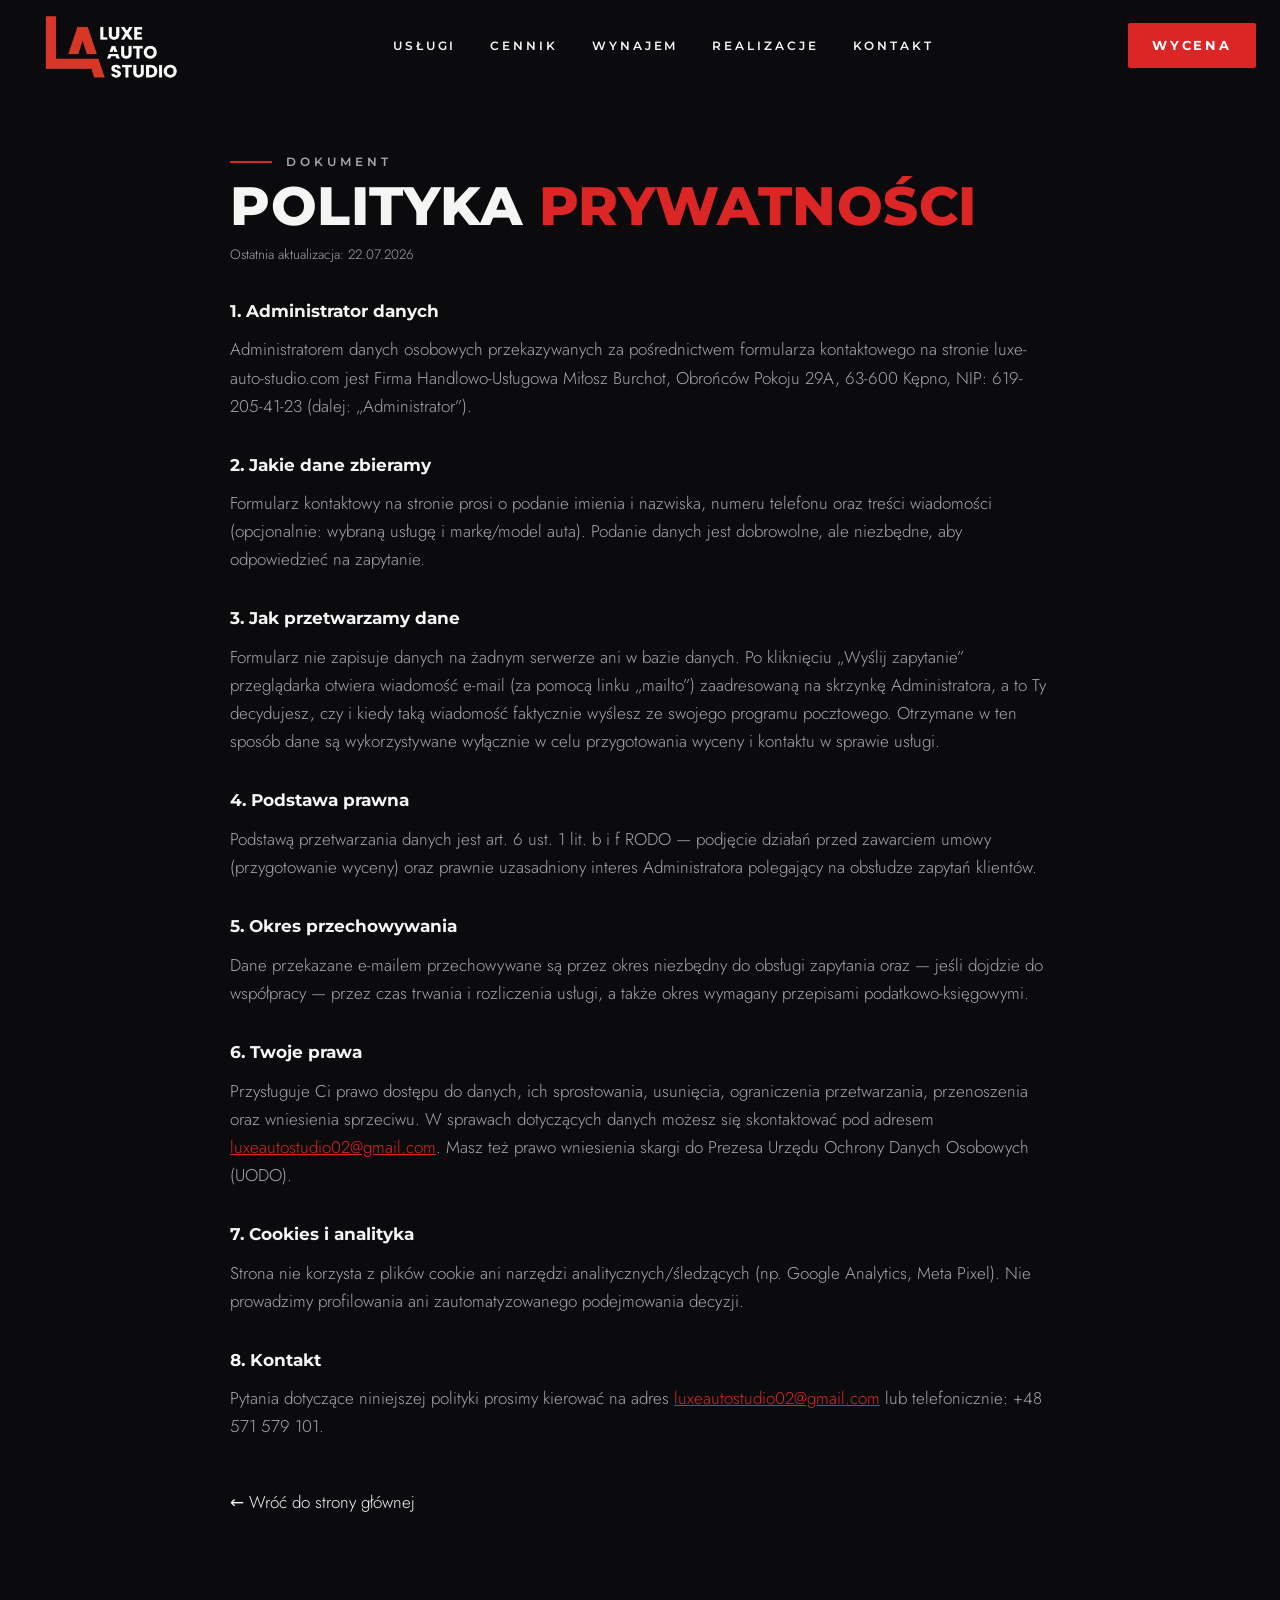
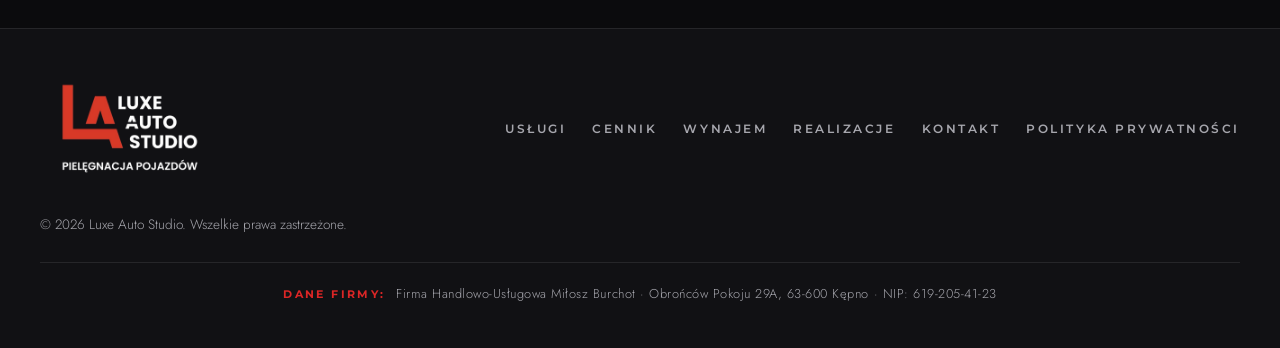
<file: privacy-policy.html>
<!DOCTYPE html>
<html lang="pl">
<head>
  <meta charset="UTF-8">
  <meta name="viewport" content="width=device-width, initial-scale=1.0">
  <title>Polityka prywatności — LUXE AUTO STUDIO</title>
  <meta name="description" content="Polityka prywatności LUXE AUTO STUDIO — jak przetwarzamy dane osobowe przekazane przez formularz kontaktowy.">
  <meta name="robots" content="noindex, follow">

  <link rel="canonical" href="https://luxe-auto-studio.com/privacy-policy.html">
  <link rel="icon" href="/favicon.ico" sizes="any">
  <link rel="icon" type="image/png" href="img/favicon.png">
  <link rel="apple-touch-icon" href="img/favicon.png">

  <link rel="preconnect" href="https://fonts.googleapis.com">
  <link rel="preconnect" href="https://fonts.gstatic.com" crossorigin>
  <link href="https://fonts.googleapis.com/css2?family=Montserrat:wght@500;600;700;800;900&family=Jost:wght@300;400;500;600&display=swap" rel="stylesheet">

  <link rel="stylesheet" href="css/style.css">
</head>
<body>

  <header class="nav" id="nav">
    <div class="nav__inner">
      <a href="index.html#hero" class="nav__logo" aria-label="Luxe Auto Studio — strona główna">
        <img class="nav__logo-img" src="img/logo-nav.png" alt="Luxe Auto Studio">
      </a>
      <nav class="nav__links" aria-label="Nawigacja główna">
        <a href="index.html#uslugi">Usługi</a>
        <a href="index.html#cennik">Cennik</a>
        <a href="index.html#wynajem">Wynajem</a>
        <a href="index.html#realizacje">Realizacje</a>
        <a href="index.html#kontakt">Kontakt</a>
      </nav>
      <div class="nav__right">
        <a href="index.html#kontakt" class="btn btn--red btn--sm nav__cta">Wycena</a>
      </div>
    </div>
  </header>

  <main id="main">
    <section class="section legal">
      <div class="container container--narrow">
        <p class="overline"><span class="overline__line"></span>DOKUMENT</p>
        <h1 class="h2">Polityka <em>prywatności</em></h1>

        <p class="legal__updated">Ostatnia aktualizacja: 22.07.2026</p>

        <h3>1. Administrator danych</h3>
        <p>Administratorem danych osobowych przekazywanych za pośrednictwem formularza kontaktowego na stronie luxe-auto-studio.com jest Firma Handlowo-Usługowa Miłosz Burchot, Obrońców Pokoju 29A, 63-600 Kępno, NIP: 619-205-41-23 (dalej: „Administrator”).</p>

        <h3>2. Jakie dane zbieramy</h3>
        <p>Formularz kontaktowy na stronie prosi o podanie imienia i nazwiska, numeru telefonu oraz treści wiadomości (opcjonalnie: wybraną usługę i markę/model auta). Podanie danych jest dobrowolne, ale niezbędne, aby odpowiedzieć na zapytanie.</p>

        <h3>3. Jak przetwarzamy dane</h3>
        <p>Formularz nie zapisuje danych na żadnym serwerze ani w bazie danych. Po kliknięciu „Wyślij zapytanie” przeglądarka otwiera wiadomość e-mail (za pomocą linku „mailto”) zaadresowaną na skrzynkę Administratora, a to Ty decydujesz, czy i kiedy taką wiadomość faktycznie wyślesz ze swojego programu pocztowego. Otrzymane w ten sposób dane są wykorzystywane wyłącznie w celu przygotowania wyceny i kontaktu w sprawie usługi.</p>

        <h3>4. Podstawa prawna</h3>
        <p>Podstawą przetwarzania danych jest art. 6 ust. 1 lit. b i f RODO — podjęcie działań przed zawarciem umowy (przygotowanie wyceny) oraz prawnie uzasadniony interes Administratora polegający na obsłudze zapytań klientów.</p>

        <h3>5. Okres przechowywania</h3>
        <p>Dane przekazane e-mailem przechowywane są przez okres niezbędny do obsługi zapytania oraz — jeśli dojdzie do współpracy — przez czas trwania i rozliczenia usługi, a także okres wymagany przepisami podatkowo-księgowymi.</p>

        <h3>6. Twoje prawa</h3>
        <p>Przysługuje Ci prawo dostępu do danych, ich sprostowania, usunięcia, ograniczenia przetwarzania, przenoszenia oraz wniesienia sprzeciwu. W sprawach dotyczących danych możesz się skontaktować pod adresem <a href="mailto:luxeautostudio02@gmail.com">luxeautostudio02@gmail.com</a>. Masz też prawo wniesienia skargi do Prezesa Urzędu Ochrony Danych Osobowych (UODO).</p>

        <h3>7. Cookies i analityka</h3>
        <p>Strona nie korzysta z plików cookie ani narzędzi analitycznych/śledzących (np. Google Analytics, Meta Pixel). Nie prowadzimy profilowania ani zautomatyzowanego podejmowania decyzji.</p>

        <h3>8. Kontakt</h3>
        <p>Pytania dotyczące niniejszej polityki prosimy kierować na adres <a href="mailto:luxeautostudio02@gmail.com">luxeautostudio02@gmail.com</a> lub telefonicznie: +48 571 579 101.</p>

        <p class="legal__back"><a href="index.html">← Wróć do strony głównej</a></p>
      </div>
    </section>
  </main>

  <footer class="footer">
    <div class="container footer__inner">
      <a href="index.html#hero" class="nav__logo"><img class="footer__logo-img" src="img/logo.png" alt="Luxe Auto Studio — pielęgnacja pojazdów"></a>
      <nav class="footer__links" aria-label="Nawigacja stopki">
        <a href="index.html#uslugi">Usługi</a>
        <a href="index.html#cennik">Cennik</a>
        <a href="index.html#wynajem">Wynajem</a>
        <a href="index.html#realizacje">Realizacje</a>
        <a href="index.html#kontakt">Kontakt</a>
        <a href="privacy-policy.html">Polityka prywatności</a>
      </nav>
      <p class="footer__copy">© <span id="year">2026</span> Luxe Auto Studio. Wszelkie prawa zastrzeżone.</p>
    </div>
    <div class="container footer__company">
      <p><span>Dane firmy:</span> Firma Handlowo-Usługowa Miłosz Burchot · Obrońców Pokoju 29A, 63-600 Kępno · NIP: 619-205-41-23</p>
    </div>
  </footer>

  <script>
    document.getElementById("year").textContent = new Date().getFullYear();
    const nav = document.getElementById("nav");
    window.addEventListener("scroll", () => {
      nav.classList.toggle("is-scrolled", window.scrollY > 40);
    }, { passive: true });
  </script>
</body>
</html>
</file>
<file: css/style.css>
/* ═══════════════════════════════════════════
   LUXE AUTO STUDIO — design system
   Paleta: czerń / biel / czerwień
   Typografia: Montserrat (nagłówki) + Jost (tekst)
   ═══════════════════════════════════════════ */

:root {
  --bg:        #0B0B0D;   /* near-black — nie czysta czerń (OLED smear) */
  --bg-2:      #111114;
  --surface:   #17171B;
  --surface-2: #1E1E23;
  --text:      #F5F5F4;
  --text-dim:  #A6A6AD;
  --red:       #DC2626;
  --red-hot:   #EF3B3B;
  --white:     #FFFFFF;
  --border:    rgba(255, 255, 255, 0.09);

  --light-bg:     #F7F7F5;
  --light-text:   #121214;
  --light-dim:    #5B5B63;
  --light-border: rgba(18, 18, 20, 0.1);

  --font-head: "Montserrat", system-ui, sans-serif;
  --font-body: "Jost", system-ui, sans-serif;

  --ease-out:  cubic-bezier(0.16, 1, 0.3, 1);   /* expo.out */
  --dur: 0.3s;

  --container: 1200px;
  --nav-h: 92px;
  --radius: 2px;
}

*, *::before, *::after { margin: 0; padding: 0; box-sizing: border-box; }

html { scroll-behavior: smooth; }

body {
  font-family: var(--font-body);
  font-weight: 300;
  font-size: 17px;
  line-height: 1.65;
  color: var(--text);
  background: var(--bg);
  -webkit-font-smoothing: antialiased;
  overflow-x: hidden;
}

img { max-width: 100%; display: block; }
a { color: inherit; text-decoration: none; }
button { font: inherit; background: none; border: none; cursor: pointer; color: inherit; }

.container { width: min(100% - 48px, var(--container)); margin-inline: auto; }
.container--narrow { max-width: 820px; }

.section { padding: clamp(80px, 12vh, 140px) 0; position: relative; }

/* ─── Sekcje jasne ─── */
.section--light {
  background: var(--light-bg);
  color: var(--light-text);
}
.section--light .overline { color: var(--red); }
.section--light .h2 { color: var(--light-text); }

/* ─── Typografia ─── */
.h2 {
  font-family: var(--font-head);
  font-weight: 800;
  font-size: clamp(2rem, 5vw, 3.4rem);
  line-height: 1.08;
  letter-spacing: 0.01em;
  text-transform: uppercase;
  margin-bottom: 28px;
}
.h2 em { font-style: normal; color: var(--red); }

.overline {
  display: flex;
  align-items: center;
  gap: 14px;
  font-family: var(--font-head);
  font-size: 0.78rem;
  font-weight: 600;
  letter-spacing: 0.32em;
  text-transform: uppercase;
  color: var(--text-dim);
  margin-bottom: 20px;
}
.overline__line { width: 42px; height: 2px; background: var(--red); flex-shrink: 0; }

/* ─── Przyciski ─── */
.btn {
  display: inline-flex;
  align-items: center;
  justify-content: center;
  gap: 10px;
  padding: 17px 34px;
  font-family: var(--font-head);
  font-size: 0.8rem;
  font-weight: 700;
  letter-spacing: 0.22em;
  text-transform: uppercase;
  border-radius: var(--radius);
  cursor: pointer;
  position: relative;
  overflow: hidden;
  transition: color var(--dur) var(--ease-out), background var(--dur) var(--ease-out),
              border-color var(--dur) var(--ease-out), transform var(--dur) var(--ease-out);
  will-change: transform;
}
.btn::after {                       /* wypełnienie wjeżdżające od dołu */
  content: "";
  position: absolute;
  inset: 0;
  background: var(--red);
  transform: translateY(101%);
  transition: transform 0.35s var(--ease-out);
  z-index: -1;
}
.btn:hover::after, .btn:focus-visible::after { transform: translateY(0); }

.btn--red { background: var(--red); color: #fff; }
.btn--red::after { background: #fff; }
.btn--red:hover, .btn--red:focus-visible { color: var(--red); }

.btn--white { background: #fff; color: #0B0B0D; }
.btn--white:hover, .btn--white:focus-visible { color: #fff; }

.btn--ghost { background: transparent; color: #fff; border: 1px solid rgba(255,255,255,0.35); }
.btn--ghost:hover, .btn--ghost:focus-visible { border-color: var(--red); color: #fff; }

.btn--sm { padding: 12px 24px; }
.btn--full { width: 100%; }

.btn:active { transform: scale(0.97); }

:focus-visible { outline: 2px solid var(--red); outline-offset: 3px; }

/* ═══════════ PRELOADER ═══════════ */
.preloader {
  position: fixed;
  inset: 0;
  z-index: 1000;
  background: var(--bg);
  display: flex;
  flex-direction: column;
  align-items: center;
  justify-content: center;
  gap: 26px;
  transition: opacity 0.5s var(--ease-out), visibility 0.5s;
}
.preloader.is-done { opacity: 0; visibility: hidden; }
.preloader__logo {
  font-family: var(--font-head);
  font-weight: 900;
  font-size: 1.6rem;
  letter-spacing: 0.14em;
}
.preloader__logo span { color: var(--red); font-weight: 500; margin-left: 6px; }
.preloader__logo-img {
  width: min(280px, 60vw);
}
.preloader__bar { width: 180px; height: 2px; background: rgba(255,255,255,0.12); overflow: hidden; }
.preloader__bar span {
  display: block; height: 100%; width: 100%;
  background: var(--red);
  transform: translateX(-100%);
  animation: load 0.9s var(--ease-out) forwards;
}
@keyframes load { to { transform: translateX(0); } }

/* ═══════════ NAV ═══════════ */
.nav {
  position: fixed;
  top: 0; left: 0; right: 0;
  z-index: 100;
  transition: background 0.35s ease, box-shadow 0.35s ease, transform 0.4s var(--ease-out);
}
.nav.is-scrolled {
  background: rgba(11, 11, 13, 0.82);
  backdrop-filter: blur(14px);
  -webkit-backdrop-filter: blur(14px);
  box-shadow: 0 1px 0 var(--border);
}
.nav.is-hidden { transform: translateY(-100%); }

.nav__inner {
  width: min(100% - 48px, 1320px);
  margin-inline: auto;
  height: var(--nav-h);
  display: flex;
  align-items: center;
  justify-content: space-between;
  gap: 24px;
}

.nav__logo {
  font-family: var(--font-head);
  font-weight: 900;
  font-size: 1.25rem;
  letter-spacing: 0.1em;
  line-height: 1;
  display: flex;
  flex-direction: column;
}
.nav__logo span { color: var(--red); font-weight: 500; }
.nav__logo em {
  font-family: var(--font-body);
  font-style: normal;
  font-weight: 400;
  font-size: 0.6rem;
  letter-spacing: 0.42em;
  text-transform: uppercase;
  color: var(--text-dim);
  margin-top: 5px;
}
.nav__logo-img {
  height: 74px;
  width: auto;
}
.footer__logo-img {
  width: 180px;
}

.nav__links { display: flex; gap: 34px; }
.nav__links a {
  font-family: var(--font-head);
  font-size: 0.76rem;
  font-weight: 600;
  letter-spacing: 0.24em;
  text-transform: uppercase;
  padding: 8px 0;
  position: relative;
}
.nav__links a::after {
  content: "";
  position: absolute;
  left: 0; bottom: 0;
  width: 100%; height: 2px;
  background: var(--red);
  transform: scaleX(0);
  transform-origin: right;
  transition: transform 0.3s var(--ease-out);
}
.nav__links a:hover::after, .nav__links a.is-active::after { transform: scaleX(1); transform-origin: left; }

.nav__right { display: flex; align-items: center; gap: 18px; }

.nav__burger {
  display: none;
  width: 44px; height: 44px;
  flex-direction: column;
  align-items: center;
  justify-content: center;
  gap: 7px;
}
.nav__burger span {
  width: 26px; height: 2px;
  background: #fff;
  transition: transform 0.3s var(--ease-out), opacity 0.3s;
}
.nav__burger.is-open span:nth-child(1) { transform: translateY(4.5px) rotate(45deg); }
.nav__burger.is-open span:nth-child(2) { transform: translateY(-4.5px) rotate(-45deg); }

/* Mobile menu */
.mobmenu {
  position: fixed;
  inset: 0;
  z-index: 90;
  background: var(--bg);
  display: flex;
  flex-direction: column;
  justify-content: center;
  gap: 48px;
  padding: 100px 32px 48px;
  clip-path: inset(0 0 100% 0);
  transition: clip-path 0.55s var(--ease-out);
}
.mobmenu.is-open { clip-path: inset(0 0 0 0); }
.mobmenu__links { display: flex; flex-direction: column; gap: 8px; }
.mobmenu__links a {
  font-family: var(--font-head);
  font-size: clamp(1.7rem, 7vw, 2.4rem);
  font-weight: 800;
  text-transform: uppercase;
  letter-spacing: 0.04em;
  padding: 10px 0;
  display: flex;
  align-items: baseline;
  gap: 16px;
  opacity: 0;
  transform: translateY(24px);
  transition: opacity 0.4s var(--ease-out), transform 0.4s var(--ease-out), color 0.25s;
}
.mobmenu.is-open .mobmenu__links a { opacity: 1; transform: translateY(0); }
.mobmenu__links a:hover { color: var(--red); }
.mobmenu__links a i {
  font-family: var(--font-body);
  font-style: normal;
  font-size: 0.8rem;
  color: var(--red);
  letter-spacing: 0.2em;
}
.mobmenu__cta { align-self: flex-start; }

/* ═══════════ HERO ═══════════ */
.hero {
  position: relative;
  min-height: 100dvh;
  display: flex;
  align-items: stretch;
  overflow: hidden;
}
.hero__slides { position: absolute; inset: 0; }

.hero__slide {
  position: absolute;
  inset: 0;
  display: flex;
  align-items: center;
  opacity: 0;
  visibility: hidden;
  transition: opacity 0.9s ease, visibility 0.9s;
}
.hero__slide.is-active { opacity: 1; visibility: visible; z-index: 2; }

.hero__bg {
  position: absolute;
  inset: 0;
  background-image:
    linear-gradient(100deg, rgba(8,8,10,0.92) 8%, rgba(8,8,10,0.55) 46%, rgba(8,8,10,0.25) 100%),
    var(--img);
  background-size: cover;
  background-position: center;
  transform: scale(1);
}
.hero__slide.is-active .hero__bg { animation: kenburns 7s ease-out forwards; }
@keyframes kenburns { from { transform: scale(1); } to { transform: scale(1.07); } }

.hero__content { position: relative; z-index: 3; padding-top: var(--nav-h); }

.hero__title {
  font-family: var(--font-head);
  font-weight: 900;
  font-size: clamp(2.8rem, 8.5vw, 6.4rem);
  line-height: 0.98;
  letter-spacing: 0.01em;
  text-transform: uppercase;
  margin-bottom: 26px;
}
.hero__title em { font-style: normal; color: var(--red); }
.hero__title .ch {                 /* znak po splicie */
  display: inline-block;
  will-change: transform, opacity;
}

.hero__lead {
  max-width: 520px;
  font-size: 1.08rem;
  color: rgba(245, 245, 244, 0.85);
  margin-bottom: 40px;
}

.hero__actions { display: flex; flex-wrap: wrap; gap: 16px; }

/* Hero nav: strzałki + licznik + progress */
.hero__nav {
  position: absolute;
  bottom: 44px;
  left: 50%;
  transform: translateX(-50%);
  z-index: 5;
  display: flex;
  align-items: center;
  justify-content: flex-end;
  gap: 18px;
}
.hero__arrow {
  width: 52px; height: 52px;
  border: 1px solid rgba(255,255,255,0.3);
  border-radius: 50%;
  display: grid;
  place-items: center;
  transition: background var(--dur), border-color var(--dur), transform var(--dur) var(--ease-out);
}
.hero__arrow:hover { background: var(--red); border-color: var(--red); transform: scale(1.06); }

.hero__counter {
  font-family: var(--font-head);
  font-weight: 600;
  font-size: 0.95rem;
  letter-spacing: 0.2em;
  display: flex;
  gap: 8px;
  font-variant-numeric: tabular-nums;
}
.hero__counter i { color: var(--red); font-style: normal; }
.hero__counter b { color: var(--text-dim); font-weight: 600; }

.hero__progress {
  width: 120px; height: 2px;
  background: rgba(255,255,255,0.18);
  overflow: hidden;
}
.hero__progress span {
  display: block;
  height: 100%;
  width: 100%;
  background: var(--red);
  transform: translateX(-100%);
}
.hero__progress span.is-running { animation: heroprog var(--slide-time, 6.5s) linear forwards; }
@keyframes heroprog { to { transform: translateX(0); } }

.hero__scroll {
  position: absolute;
  bottom: 44px;
  left: 24px;
  z-index: 5;
  width: 28px; height: 48px;
  border: 1.5px solid rgba(255,255,255,0.35);
  border-radius: 20px;
  display: flex;
  justify-content: center;
  padding-top: 9px;
}
.hero__scroll span {
  width: 3px; height: 9px;
  background: var(--red);
  border-radius: 2px;
  animation: scrollhint 1.8s ease-in-out infinite;
}
@keyframes scrollhint { 0%,100% { transform: translateY(0); opacity: 1; } 55% { transform: translateY(14px); opacity: 0; } }

/* ═══════════ MARQUEE ═══════════ */
.marquee {
  border-block: 1px solid var(--border);
  background: var(--bg-2);
  overflow: hidden;
  padding: 22px 0;
}
.marquee__track { display: flex; width: max-content; animation: marquee 30s linear infinite; }
.marquee__track span {
  font-family: var(--font-head);
  font-size: 0.9rem;
  font-weight: 600;
  letter-spacing: 0.3em;
  text-transform: uppercase;
  white-space: nowrap;
  color: var(--text-dim);
  padding-right: 12px;
}
.marquee__track i { color: var(--red); font-style: normal; margin: 0 18px; }
@keyframes marquee { to { transform: translateX(-50%); } }
.marquee:hover .marquee__track { animation-play-state: paused; }

/* ═══════════ ABOUT / STATS ═══════════ */
.about__grid {
  display: grid;
  grid-template-columns: 1.2fr 1fr;
  gap: clamp(48px, 7vw, 100px);
  align-items: center;
}
.about__text p { color: var(--text-dim); margin-bottom: 20px; max-width: 54ch; }
.about__text .btn { margin-top: 16px; }

.about__stats {
  display: grid;
  grid-template-columns: 1fr 1fr;
  gap: 1px;
  background: var(--border);
  border: 1px solid var(--border);
}
.stat {
  background: var(--bg);
  padding: 40px 28px;
  display: flex;
  flex-direction: column;
  gap: 8px;
  transition: background var(--dur);
}
.stat:hover { background: var(--surface); }
.stat__num {
  font-family: var(--font-head);
  font-weight: 800;
  font-size: clamp(2.2rem, 4vw, 3rem);
  color: var(--red);
  font-variant-numeric: tabular-nums;
  line-height: 1;
}
.stat span { font-size: 0.85rem; letter-spacing: 0.14em; text-transform: uppercase; color: var(--text-dim); }

/* ═══════════ SERVICES ═══════════ */
.services { background: var(--bg-2); }

.services__tabs {
  display: flex;
  flex-wrap: wrap;
  gap: 10px;
  margin: 36px 0 44px;
}
.services__tab {
  padding: 12px 26px;
  font-family: var(--font-head);
  font-size: 0.76rem;
  font-weight: 600;
  letter-spacing: 0.2em;
  text-transform: uppercase;
  border: 1px solid var(--border);
  border-radius: 40px;
  color: var(--text-dim);
  transition: all var(--dur) var(--ease-out);
  min-height: 44px;
}
.services__tab:hover { border-color: rgba(255,255,255,0.35); color: var(--text); }
.services__tab.is-active { background: var(--red); border-color: var(--red); color: #fff; }

.services__grid {
  display: grid;
  grid-template-columns: repeat(auto-fill, minmax(270px, 1fr));
  gap: 20px;
}

.scard {
  background: var(--surface);
  border: 1px solid var(--border);
  padding: 34px 30px 28px;
  display: flex;
  flex-direction: column;
  gap: 14px;
  position: relative;
  overflow: hidden;
  transition: transform 0.35s var(--ease-out), border-color 0.35s, background 0.35s, opacity 0.3s;
  will-change: transform;
  cursor: pointer;
}
.scard:focus-visible { outline: 2px solid var(--red); outline-offset: 3px; }
.scard::before {                    /* czerwona linia u góry */
  content: "";
  position: absolute;
  top: 0; left: 0;
  width: 100%; height: 3px;
  background: var(--red);
  transform: scaleX(0);
  transform-origin: left;
  transition: transform 0.4s var(--ease-out);
}
.scard:hover { transform: translateY(-6px); border-color: var(--red); background: #201316; }
.scard:hover::before { transform: scaleX(1); }
.scard.is-hidden { display: none; }

.scard__head { display: flex; align-items: center; justify-content: space-between; }
.scard__cat {
  font-family: var(--font-head);
  font-size: 0.66rem;
  font-weight: 700;
  letter-spacing: 0.26em;
  text-transform: uppercase;
  color: var(--red);
}
.scard__icon { width: 34px; height: 34px; color: var(--text-dim); transition: color var(--dur), transform 0.35s var(--ease-out); }
.scard:hover .scard__icon { color: var(--red); transform: scale(1.12); }
.scard:hover h3 { color: var(--red); }

.scard h3 {
  font-family: var(--font-head);
  font-size: 1.18rem;
  font-weight: 700;
  text-transform: uppercase;
  letter-spacing: 0.03em;
  line-height: 1.25;
  transition: color var(--dur) var(--ease-out);
}
.scard p { font-size: 0.95rem; color: var(--text-dim); flex-grow: 1; }

.scard__foot {
  display: flex;
  align-items: center;
  justify-content: space-between;
  padding-top: 18px;
  border-top: 1px solid var(--border);
}
.scard__foot b {
  font-family: var(--font-head);
  font-size: 1.05rem;
  font-weight: 800;
  color: #fff;
  font-variant-numeric: tabular-nums;
}
/* ─── Promo: systemy antykradzieżowe ─── */
.services__promo {
  margin-top: 56px;
  display: grid;
  grid-template-columns: minmax(220px, 340px) 1fr;
  gap: clamp(28px, 5vw, 64px);
  align-items: center;
  border: 1px solid var(--border);
  background: var(--surface);
  padding: clamp(24px, 4vw, 44px);
}
.services__promo-media img {
  width: 100%;
  border: 1px solid var(--border);
}
.services__promo-body h3 {
  font-family: var(--font-head);
  font-weight: 800;
  font-size: clamp(1.4rem, 3vw, 2rem);
  text-transform: uppercase;
  line-height: 1.15;
  margin-bottom: 16px;
}
.services__promo-body h3 em { font-style: normal; color: var(--red); }
.services__promo-body p:not(.overline) { color: var(--text-dim); max-width: 52ch; margin-bottom: 26px; }

/* ─── Pasek partnerów ─── */
.partners {
  margin-top: 40px;
  text-align: center;
  font-family: var(--font-head);
  font-size: 0.82rem;
  font-weight: 600;
  letter-spacing: 0.28em;
  text-transform: uppercase;
  color: var(--text-dim);
}
.partners span { color: var(--red); margin-right: 10px; }
.partners i { color: var(--red); font-style: normal; margin: 0 14px; }

/* ═══════════ PRICING ═══════════ */
.pricing__note { color: var(--light-dim); max-width: 60ch; margin-bottom: 44px; }

.pricing__table { border: 1px solid var(--light-border); }
.prow {
  display: grid;
  grid-template-columns: 2fr 1fr auto;
  gap: 20px;
  align-items: center;
  padding: 20px 28px;
  border-bottom: 1px solid var(--light-border);
  transition: background var(--dur), padding-left var(--dur) var(--ease-out);
}
.prow:last-child { border-bottom: none; }
.prow:not(.prow--head):hover { background: #fff; padding-left: 36px; }
.prow--head {
  font-family: var(--font-head);
  font-size: 0.7rem;
  font-weight: 700;
  letter-spacing: 0.26em;
  text-transform: uppercase;
  color: var(--light-dim);
  background: rgba(18,18,20,0.03);
}
.prow span:first-child { font-family: var(--font-head); font-weight: 600; font-size: 1rem; }
.prow span:nth-child(2) { font-size: 0.85rem; letter-spacing: 0.12em; text-transform: uppercase; color: var(--light-dim); }
.prow b {
  font-family: var(--font-head);
  font-weight: 800;
  font-size: 1.05rem;
  color: var(--red);
  font-variant-numeric: tabular-nums;
  white-space: nowrap;
}
.pricing__cta { margin-top: 44px; text-align: center; }

/* ═══════════ WYNAJEM ═══════════ */
.rental {
  background:
    radial-gradient(ellipse 55% 45% at 12% 8%, rgba(220,38,38,0.07), transparent),
    var(--bg);
}
.rental__note { color: var(--text-dim); max-width: 62ch; margin-bottom: 48px; }

.rental__grid {
  display: grid;
  grid-template-columns: repeat(3, 1fr);
  gap: 20px;
}

.rcard {
  background: var(--surface);
  border: 1px solid var(--border);
  display: flex;
  flex-direction: column;
  position: relative;
  overflow: hidden;
  transition: transform 0.35s var(--ease-out), border-color 0.35s, background 0.35s;
  will-change: transform;
}
.rcard::before {                    /* czerwona linia u góry — jak .scard */
  content: "";
  position: absolute;
  top: 0; left: 0;
  width: 100%; height: 3px;
  background: var(--red);
  transform: scaleX(0);
  transform-origin: left;
  transition: transform 0.4s var(--ease-out);
  z-index: 2;
}
.rcard:hover { transform: translateY(-6px); border-color: rgba(255,255,255,0.2); background: var(--surface-2); }
.rcard:hover::before { transform: scaleX(1); }

.rcard__media {
  position: relative;
  aspect-ratio: 3 / 2;
  overflow: hidden;
}
.rcard__media img {
  width: 100%; height: 100%;
  object-fit: cover;
  transition: transform 0.6s var(--ease-out);
  will-change: transform;
}
.rcard:hover .rcard__media img { transform: scale(1.06); }

.rcard__badge {
  position: absolute;
  top: 14px; left: 14px;
  z-index: 2;
  background: var(--red);
  color: #fff;
  font-family: var(--font-head);
  font-size: 0.64rem;
  font-weight: 700;
  letter-spacing: 0.26em;
  text-transform: uppercase;
  padding: 7px 14px;
}

.rcard__body {
  padding: 24px 24px 22px;
  display: flex;
  flex-direction: column;
  gap: 16px;
  flex-grow: 1;
}
.rcard__body h3 {
  font-family: var(--font-head);
  font-size: 1.15rem;
  font-weight: 700;
  text-transform: uppercase;
  letter-spacing: 0.03em;
}

.rcard__specs {
  list-style: none;
  display: flex;
  flex-direction: column;
  gap: 9px;
  flex-grow: 1;
}
.rcard__specs li {
  display: flex;
  align-items: center;
  gap: 10px;
  font-size: 0.92rem;
  color: var(--text-dim);
}
.rcard__specs svg { color: var(--red); flex-shrink: 0; }

.rcard__foot {
  display: flex;
  align-items: center;
  justify-content: space-between;
  gap: 14px;
  padding-top: 16px;
  border-top: 1px solid var(--border);
}
.rcard__price {
  font-family: var(--font-head);
  font-size: 1.35rem;
  font-weight: 800;
  color: #fff;
  font-variant-numeric: tabular-nums;
  white-space: nowrap;
}
.rcard__price span {
  font-size: 0.78rem;
  font-weight: 600;
  color: var(--text-dim);
  letter-spacing: 0.06em;
}

.rental__legal {
  margin-top: 40px;
  font-size: 0.88rem;
  color: var(--text-dim);
  max-width: 70ch;
}

/* ═══════════ GALLERY ═══════════ */
.gallery { background: var(--bg-2); }
.gallery__grid {
  display: grid;
  grid-template-columns: repeat(3, 1fr);
  gap: 18px;
  margin-top: 48px;
}
.gitem {
  position: relative;
  overflow: hidden;
  aspect-ratio: 4 / 3;
  border: 1px solid var(--border);
}
.gitem img {
  width: 100%; height: 100%;
  object-fit: cover;
  transition: transform 0.6s var(--ease-out), filter 0.6s;
  will-change: transform;
}
.gitem img.gitem__img--contain {
  object-fit: contain;
  background: var(--bg);
}
.gitem:hover img { transform: scale(1.06); filter: brightness(0.7); }

.gitem--carousel img {
  position: absolute;
  inset: 0;
  opacity: 0;
  pointer-events: none;
  transition: transform 0.6s var(--ease-out), filter 0.6s, opacity 0.35s var(--ease-out);
}
.gitem--carousel img.is-active { opacity: 1; pointer-events: auto; }
.gitem__arrow {
  position: absolute;
  top: 50%;
  transform: translateY(-50%);
  width: 38px; height: 38px;
  display: grid;
  place-items: center;
  background: rgba(8,8,10,0.55);
  border: 1px solid rgba(255,255,255,0.25);
  border-radius: 50%;
  color: #fff;
  opacity: 0;
  transition: opacity 0.3s, background 0.2s;
  z-index: 3;
}
.gitem:hover .gitem__arrow { opacity: 1; }
.gitem__arrow:hover { background: var(--red); border-color: var(--red); }
.gitem__arrow--prev { left: 12px; }
.gitem__arrow--next { right: 12px; }
.gitem__dots {
  position: absolute;
  bottom: 14px;
  left: 50%;
  transform: translateX(-50%);
  display: flex;
  gap: 6px;
  z-index: 3;
}
.gitem__dots span {
  width: 6px; height: 6px;
  border-radius: 50%;
  background: rgba(255,255,255,0.4);
  transition: background 0.2s, transform 0.2s;
}
.gitem__dots span.is-active { background: var(--red); transform: scale(1.3); }

.gitem figcaption {
  position: absolute;
  inset: auto 0 0 0;
  padding: 22px;
  background: linear-gradient(to top, rgba(8,8,10,0.85), transparent);
  transform: translateY(12px);
  opacity: 0;
  transition: transform 0.4s var(--ease-out), opacity 0.4s;
}
.gitem:hover figcaption { transform: translateY(0); opacity: 1; }
.gitem figcaption span {
  font-family: var(--font-head);
  font-size: 0.75rem;
  font-weight: 700;
  letter-spacing: 0.26em;
  text-transform: uppercase;
  color: #fff;
  border-left: 3px solid var(--red);
  padding-left: 12px;
}

/* ═══════════ PROCESS ═══════════ */
.process__steps {
  list-style: none;
  display: grid;
  grid-template-columns: repeat(4, 1fr);
  gap: 20px;
  margin-top: 48px;
  counter-reset: step;
}
.pstep {
  border: 1px solid var(--border);
  padding: 36px 28px;
  position: relative;
  background: var(--bg);
  transition: border-color var(--dur), transform 0.35s var(--ease-out);
}
.pstep:hover { border-color: var(--red); transform: translateY(-6px); }
.pstep b {
  font-family: var(--font-head);
  font-size: 3rem;
  font-weight: 900;
  color: transparent;
  -webkit-text-stroke: 1.5px rgba(220,38,38,0.75);
  line-height: 1;
  display: block;
  margin-bottom: 20px;
}
.pstep h3 {
  font-family: var(--font-head);
  font-size: 1.05rem;
  font-weight: 700;
  text-transform: uppercase;
  letter-spacing: 0.05em;
  margin-bottom: 12px;
}
.pstep p { font-size: 0.92rem; color: var(--text-dim); }

/* ═══════════ FAQ ═══════════ */
.faq__list { margin-top: 44px; display: flex; flex-direction: column; gap: 14px; }

.fitem {
  border: 1px solid var(--light-border);
  background: #fff;
  transition: border-color var(--dur);
}
.fitem[open] { border-color: var(--red); }
.fitem summary {
  list-style: none;
  display: flex;
  align-items: center;
  justify-content: space-between;
  gap: 20px;
  padding: 22px 26px;
  font-family: var(--font-head);
  font-weight: 600;
  font-size: 1rem;
  cursor: pointer;
  min-height: 44px;
}
.fitem summary::-webkit-details-marker { display: none; }
.fitem__plus {
  position: relative;
  width: 18px; height: 18px;
  flex-shrink: 0;
}
.fitem__plus::before, .fitem__plus::after {
  content: "";
  position: absolute;
  inset: 0;
  margin: auto;
  background: var(--red);
  transition: transform 0.35s var(--ease-out);
}
.fitem__plus::before { width: 18px; height: 2px; }
.fitem__plus::after { width: 2px; height: 18px; }
.fitem[open] .fitem__plus::after { transform: rotate(90deg); }
.fitem p {
  padding: 0 26px 24px;
  color: var(--light-dim);
  max-width: 65ch;
}

/* ═══════════ CONTACT ═══════════ */
.contact {
  background:
    radial-gradient(ellipse 60% 50% at 85% 10%, rgba(220,38,38,0.08), transparent),
    var(--bg);
}
.contact__grid {
  display: grid;
  grid-template-columns: 1fr 1fr;
  gap: clamp(48px, 7vw, 100px);
  align-items: start;
}
.contact__info > p { color: var(--text-dim); max-width: 46ch; }

.contact__list { list-style: none; margin: 36px 0; display: flex; flex-direction: column; gap: 18px; }
.contact__list li { display: flex; align-items: center; gap: 16px; font-size: 1.02rem; }
.contact__list svg { color: var(--red); flex-shrink: 0; }
.contact__list a { border-bottom: 1px solid transparent; transition: border-color var(--dur); }
.contact__list a:hover { border-color: var(--red); }

.contact__social { display: flex; gap: 12px; }
.contact__social a {
  width: 46px; height: 46px;
  display: grid;
  place-items: center;
  border: 1px solid var(--border);
  border-radius: 50%;
  color: var(--text-dim);
  transition: all var(--dur) var(--ease-out);
}
.contact__social a:hover { background: var(--red); border-color: var(--red); color: #fff; transform: translateY(-3px); }

.contact__form {
  background: var(--surface);
  border: 1px solid var(--border);
  padding: clamp(28px, 4vw, 44px);
  display: flex;
  flex-direction: column;
  gap: 22px;
}
.field { display: flex; flex-direction: column; gap: 8px; }
.field label {
  font-family: var(--font-head);
  font-size: 0.72rem;
  font-weight: 700;
  letter-spacing: 0.22em;
  text-transform: uppercase;
  color: var(--text-dim);
}
.field label i { color: var(--red); font-style: normal; }
.field input, .field select, .field textarea {
  font-family: var(--font-body);
  font-size: 1rem;
  font-weight: 300;
  color: var(--text);
  background: var(--bg);
  border: 1px solid var(--border);
  border-radius: var(--radius);
  padding: 14px 16px;
  min-height: 44px;
  transition: border-color var(--dur);
  width: 100%;
}
.field textarea { resize: vertical; }
.field input:focus, .field select:focus, .field textarea:focus {
  outline: none;
  border-color: var(--red);
}
.field input::placeholder, .field textarea::placeholder { color: rgba(166,166,173,0.5); }
.field select { appearance: none; background-image: url("data:image/svg+xml,%3Csvg xmlns='http://www.w3.org/2000/svg' width='14' height='14' viewBox='0 0 24 24' fill='none' stroke='%23A6A6AD' stroke-width='2'%3E%3Cpath d='M6 9l6 6 6-6'/%3E%3C/svg%3E"); background-repeat: no-repeat; background-position: right 16px center; }

.field__error {
  display: none;
  font-size: 0.85rem;
  color: var(--red-hot);
}
.field.has-error input { border-color: var(--red); }
.field.has-error .field__error { display: block; }

.contact__form-ok { color: #4ADE80; font-size: 0.95rem; }

/* ═══════════ FOOTER ═══════════ */
.footer {
  border-top: 1px solid var(--border);
  padding: 44px 0;
  background: var(--bg-2);
}
.footer__inner {
  display: flex;
  align-items: center;
  justify-content: space-between;
  gap: 28px;
  flex-wrap: wrap;
}
.footer__links { display: flex; gap: 26px; }
.footer__links a {
  font-family: var(--font-head);
  font-size: 0.72rem;
  font-weight: 600;
  letter-spacing: 0.22em;
  text-transform: uppercase;
  color: var(--text-dim);
  transition: color var(--dur);
}
.footer__links a:hover { color: var(--red); }
.footer__copy { font-size: 0.85rem; color: var(--text-dim); }

.footer__company {
  margin-top: 26px;
  padding-top: 20px;
  border-top: 1px solid var(--border);
  text-align: center;
}
.footer__company p {
  font-size: 0.8rem;
  color: var(--text-dim);
  letter-spacing: 0.04em;
}
.footer__company span {
  font-family: var(--font-head);
  font-size: 0.68rem;
  font-weight: 700;
  letter-spacing: 0.22em;
  text-transform: uppercase;
  color: var(--red);
  margin-right: 6px;
}

/* ═══════════ PANEL SZCZEGÓŁÓW USŁUGI ═══════════ */
.svmodal {
  position: fixed;
  inset: 0;
  z-index: 1100;
  display: flex;
  align-items: center;
  justify-content: center;
  padding: 24px;
  visibility: hidden;
  opacity: 0;
  transition: opacity 0.3s var(--ease-out), visibility 0.3s;
}
.svmodal.is-open { visibility: visible; opacity: 1; }

.svmodal__backdrop {
  position: absolute;
  inset: 0;
  background: rgba(8, 8, 10, 0.75);
  backdrop-filter: blur(6px);
  -webkit-backdrop-filter: blur(6px);
}

.svmodal__panel {
  position: relative;
  width: min(100%, 640px);
  max-height: min(88vh, 820px);
  background: var(--surface);
  border: 1px solid var(--border);
  transform: translateY(24px) scale(0.98);
  transition: transform 0.35s var(--ease-out);
}
.svmodal.is-open .svmodal__panel { transform: translateY(0) scale(1); }

.svmodal__scroll {
  height: 100%;
  max-height: min(88vh, 820px);
  overflow-y: auto;
  padding: clamp(28px, 5vw, 48px);
}

.svmodal__close {
  position: absolute;
  top: 16px; right: 16px;
  z-index: 2;
  width: 44px; height: 44px;
  display: grid;
  place-items: center;
  background: var(--bg);
  border: 1px solid var(--border);
  border-radius: 50%;
  color: var(--text);
  transition: background var(--dur), border-color var(--dur), transform var(--dur) var(--ease-out);
}
.svmodal__close:hover { background: var(--red); border-color: var(--red); transform: rotate(90deg); }

.svmodal__title {
  font-family: var(--font-head);
  font-weight: 800;
  font-size: clamp(1.6rem, 4vw, 2.2rem);
  text-transform: uppercase;
  line-height: 1.08;
  margin-bottom: 16px;
}

.svmodal__lead { color: var(--text-dim); max-width: 60ch; margin-bottom: 32px; }

.svmodal__why {
  display: grid;
  grid-template-columns: 150px 1fr;
  gap: 28px;
  align-items: start;
  padding: 24px 0;
  border-top: 1px solid var(--border);
  border-bottom: 1px solid var(--border);
  margin-bottom: 28px;
}
.svmodal__badge {
  display: flex;
  flex-direction: column;
  align-items: center;
  justify-content: center;
  gap: 2px;
  aspect-ratio: 1;
  border: 1.5px solid var(--red);
  border-radius: 50%;
  text-align: center;
  padding: 10px;
}
.svmodal__badge span {
  font-family: var(--font-head);
  font-size: 0.56rem;
  font-weight: 700;
  letter-spacing: 0.12em;
  color: var(--text-dim);
}
.svmodal__badge b {
  font-family: var(--font-head);
  font-size: 1.8rem;
  font-weight: 800;
  color: var(--red);
  line-height: 1;
}
.svmodal__whytext h3 {
  font-family: var(--font-head);
  font-size: 1rem;
  font-weight: 700;
  text-transform: uppercase;
  letter-spacing: 0.03em;
  margin-bottom: 14px;
}
.svmodal__list { list-style: none; display: flex; flex-direction: column; gap: 10px; }
.svmodal__list li {
  position: relative;
  padding-left: 26px;
  font-size: 0.95rem;
  color: var(--text-dim);
}
.svmodal__list li::before {
  content: "";
  position: absolute;
  left: 0; top: 0.5em;
  width: 14px; height: 8px;
  border-left: 2px solid var(--red);
  border-bottom: 2px solid var(--red);
  transform: rotate(-45deg);
}

.svmodal__block { margin-bottom: 28px; }
.svmodal__block h3 {
  font-family: var(--font-head);
  font-size: 1rem;
  font-weight: 700;
  text-transform: uppercase;
  letter-spacing: 0.03em;
  margin-bottom: 12px;
}
.svmodal__block p { color: var(--text-dim); }

.svmodal__meta {
  display: grid;
  grid-template-columns: 1fr 1fr;
  gap: 16px;
  background: var(--bg);
  border: 1px solid var(--border);
  padding: 20px 24px;
  margin-bottom: 28px;
}
.svmodal__meta[hidden] { display: none; }
.svmodal__meta > div:first-child { border-right: 1px solid var(--border); padding-right: 16px; }
.svmodal__meta span {
  display: block;
  font-family: var(--font-head);
  font-size: 0.68rem;
  font-weight: 700;
  letter-spacing: 0.2em;
  text-transform: uppercase;
  color: var(--text-dim);
  margin-bottom: 6px;
}
.svmodal__meta b {
  display: block;
  font-family: var(--font-head);
  font-size: 1.3rem;
  font-weight: 800;
  color: var(--red);
}
.svmodal__meta small { color: var(--text-dim); font-size: 0.76rem; }

.svmodal__steps { list-style: none; counter-reset: sv; display: flex; flex-direction: column; gap: 18px; }
.svmodal__steps li {
  counter-increment: sv;
  position: relative;
  padding-left: 40px;
}
.svmodal__steps li::before {
  content: counter(sv);
  position: absolute;
  left: 0; top: 0;
  width: 28px; height: 28px;
  display: grid;
  place-items: center;
  font-family: var(--font-head);
  font-weight: 800;
  font-size: 0.85rem;
  color: var(--red);
  border: 1.5px solid var(--red);
  border-radius: 50%;
}
.svmodal__steps b { display: block; font-family: var(--font-head); font-size: 0.95rem; text-transform: uppercase; margin-bottom: 4px; }
.svmodal__steps p { color: var(--text-dim); font-size: 0.92rem; }

/* ─── Pakiety (PPF) + diagram auta ─── */
.svpkg { margin-bottom: 28px; }
.svpkg > h3 {
  font-family: var(--font-head);
  font-size: 1rem;
  font-weight: 700;
  text-transform: uppercase;
  letter-spacing: 0.03em;
  margin-bottom: 14px;
}
.svpkg__tabs { display: flex; flex-wrap: wrap; gap: 8px; margin-bottom: 20px; }
.svpkg__tab {
  padding: 10px 18px;
  font-family: var(--font-head);
  font-size: 0.72rem;
  font-weight: 700;
  letter-spacing: 0.16em;
  text-transform: uppercase;
  border: 1px solid var(--border);
  border-radius: 40px;
  color: var(--text-dim);
  min-height: 40px;
  transition: all var(--dur) var(--ease-out);
}
.svpkg__tab:hover { border-color: rgba(255,255,255,0.35); color: var(--text); }
.svpkg__tab.is-active { background: var(--red); border-color: var(--red); color: #fff; }

.svpkg__grid {
  display: grid;
  grid-template-columns: 180px 1fr;
  gap: 28px;
  align-items: start;
  margin-bottom: 24px;
}
.svpkg__grid--no-car { grid-template-columns: 1fr; }
.svpkg__grid--no-car .svcar { display: none; }
.svcar { display: flex; flex-direction: column; align-items: center; gap: 10px; }
.svcar svg { width: 100%; max-width: 180px; height: auto; }
.svcar__base { fill: var(--bg); stroke: none; }
.svcar__outline { fill: none; stroke: var(--border); stroke-width: 2; pointer-events: none; }
.svcar__zone { fill: var(--surface-2); stroke: var(--bg); stroke-width: 1.5; transition: fill 0.3s var(--ease-out); }
.svcar__zone.is-active { fill: var(--red); }
.svcar__hint { font-size: 0.72rem; color: var(--text-dim); text-align: center; max-width: 160px; }

.svpkg__info h4 {
  font-family: var(--font-head);
  font-size: 1.1rem;
  font-weight: 800;
  text-transform: uppercase;
  margin-bottom: 10px;
}
.svpkg__info > p { color: var(--text-dim); font-size: 0.92rem; margin-bottom: 16px; }
.svpkg__inlabel {
  font-family: var(--font-head);
  font-size: 0.7rem;
  font-weight: 700;
  letter-spacing: 0.16em;
  text-transform: uppercase;
  color: var(--red);
  margin-bottom: 10px;
}
.svpkg__priceRow {
  display: flex;
  gap: 24px;
  margin-top: 18px;
  padding-top: 16px;
  border-top: 1px solid var(--border);
}
.svpkg__priceRow span {
  display: block;
  font-family: var(--font-head);
  font-size: 0.66rem;
  font-weight: 700;
  letter-spacing: 0.18em;
  text-transform: uppercase;
  color: var(--text-dim);
  margin-bottom: 4px;
}
.svpkg__priceRow b { font-family: var(--font-head); font-size: 1.15rem; font-weight: 800; color: var(--red); }
.svpkg__info > small { color: var(--text-dim); font-size: 0.76rem; }

.svpkg__addons {
  background: var(--bg);
  border: 1px solid var(--border);
  padding: 20px 22px;
}
.svpkg__addons h4 {
  font-family: var(--font-head);
  font-size: 0.85rem;
  font-weight: 700;
  text-transform: uppercase;
  letter-spacing: 0.05em;
  margin-bottom: 14px;
}
.svpkg__addonsGrid { display: grid; grid-template-columns: 1fr 1fr; gap: 10px 24px; }
.svpkg__addonsGrid > div {
  display: flex;
  align-items: center;
  justify-content: space-between;
  gap: 12px;
  padding-bottom: 8px;
  border-bottom: 1px solid var(--border);
  font-size: 0.88rem;
}
.svpkg__addonsGrid b { color: var(--red); font-family: var(--font-head); white-space: nowrap; }

.svaddons { display: flex; flex-direction: column; gap: 12px; }
.svaddon {
  display: flex;
  justify-content: space-between;
  align-items: flex-start;
  gap: 18px;
  padding: 16px 20px;
  background: var(--surface);
  border: 1px solid var(--border);
}
.svaddon__name {
  font-family: var(--font-head);
  font-size: 0.95rem;
  font-weight: 700;
  margin-bottom: 4px;
}
.svaddon__desc { font-size: 0.85rem; color: var(--text-dim); line-height: 1.5; }
.svaddon__price {
  color: var(--red);
  font-family: var(--font-head);
  font-weight: 800;
  white-space: nowrap;
  flex-shrink: 0;
}

@media (max-width: 640px) {
  .svmodal__why { grid-template-columns: 1fr; }
  .svmodal__badge { width: 96px; margin: 0 auto; }
  .svmodal__meta { grid-template-columns: 1fr; }
  .svmodal__meta > div:first-child { border-right: none; border-bottom: 1px solid var(--border); padding-right: 0; padding-bottom: 16px; }
  .svpkg__grid { grid-template-columns: 1fr; }
  .svcar svg { max-width: 140px; }
  .svpkg__addonsGrid { grid-template-columns: 1fr; }
}

/* ═══════════ REVEAL (stan początkowy dla GSAP) ═══════════ */
html.js .reveal { opacity: 0; transform: translateY(28px); }
html.js .reveal.is-inview { opacity: 1; transform: none; }

/* ═══════════ RESPONSIVE ═══════════ */
@media (max-width: 1024px) {
  .nav__links { display: none; }
  .nav__burger { display: flex; }
  .about__grid, .contact__grid { grid-template-columns: 1fr; }
  .process__steps { grid-template-columns: 1fr 1fr; }
  .gallery__grid { grid-template-columns: 1fr 1fr; }
  .rental__grid { grid-template-columns: 1fr 1fr; }
}

@media (max-width: 640px) {
  body { font-size: 16px; }
  .hero__nav { left: auto; right: 24px; transform: none; }
  .hero__progress { display: none; }
  .hero__scroll { display: none; }
  .process__steps { grid-template-columns: 1fr; }
  .gallery__grid { grid-template-columns: 1fr; }
  .rental__grid { grid-template-columns: 1fr; }
  .prow { grid-template-columns: 1fr auto; }
  .prow span:nth-child(2) { display: none; }
  .services__promo { grid-template-columns: 1fr; }
  .nav__logo-img { height: 54px; }
  .nav__cta { display: none; }
}

.contact__form-note { font-size: 0.78rem; color: var(--text-dim); text-align: center; margin-top: 12px; }
.contact__form-note a { color: var(--red); text-decoration: underline; }

/* ═══════════ STRONA: POLITYKA PRYWATNOŚCI ═══════════ */
.legal { padding-top: calc(var(--nav-h) + 60px); }
.legal .h2 { margin-bottom: 8px; }
.legal__updated { color: var(--text-dim); font-size: 0.85rem; margin-bottom: 40px; }
.legal h3 {
  font-family: var(--font-head);
  font-size: 1.05rem;
  font-weight: 700;
  margin-top: 32px;
  margin-bottom: 10px;
}
.legal p { color: var(--text-dim); margin-bottom: 4px; }
.legal a { color: var(--red); text-decoration: underline; }
.legal__back { margin-top: 48px; }
.legal__back a { color: var(--text); text-decoration: none; }
.legal__back a:hover { color: var(--red); }

/* ═══════════ REDUCED MOTION ═══════════ */
@media (prefers-reduced-motion: reduce) {
  *, *::before, *::after {
    animation-duration: 0.01ms !important;
    animation-iteration-count: 1 !important;
    transition-duration: 0.01ms !important;
  }
  html { scroll-behavior: auto; }
  html.js .reveal { opacity: 1; transform: none; }
  .marquee__track { animation: none; }
  .hero__slide.is-active .hero__bg { animation: none; }
}
</file>
